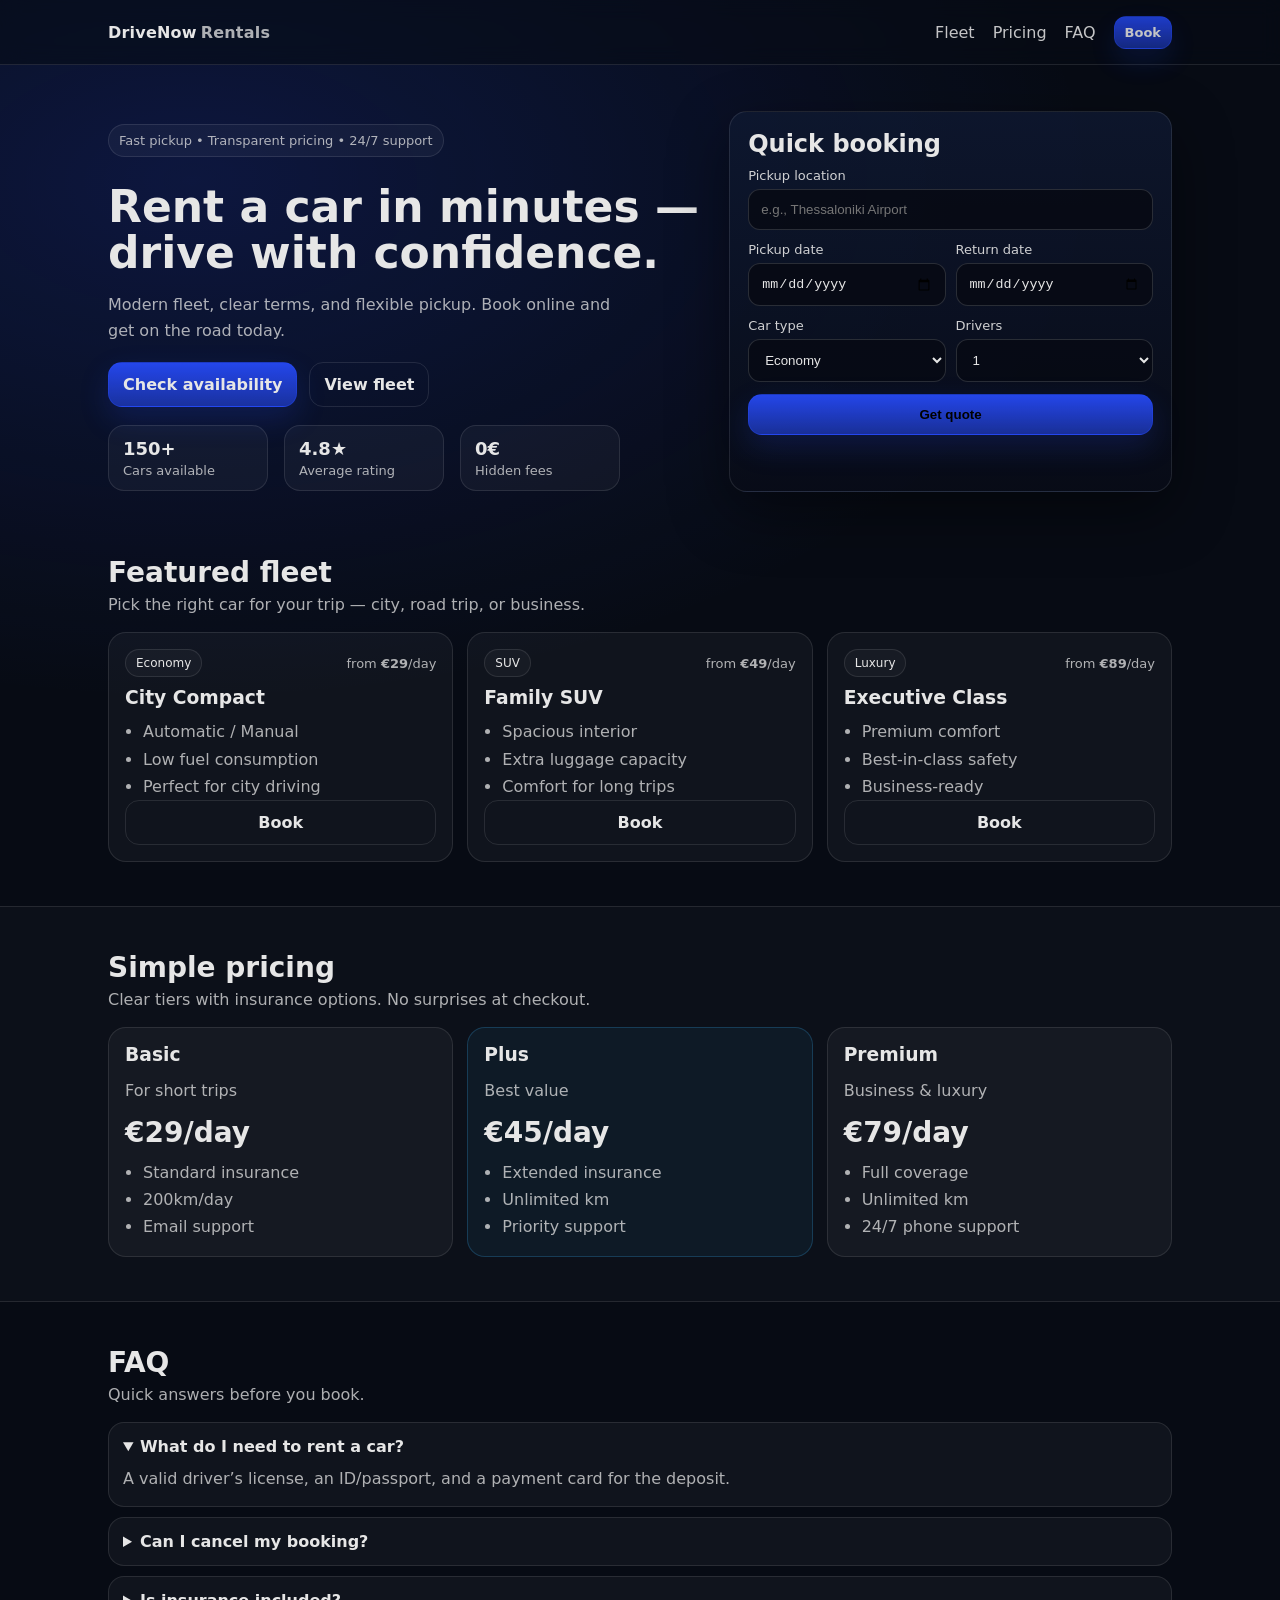
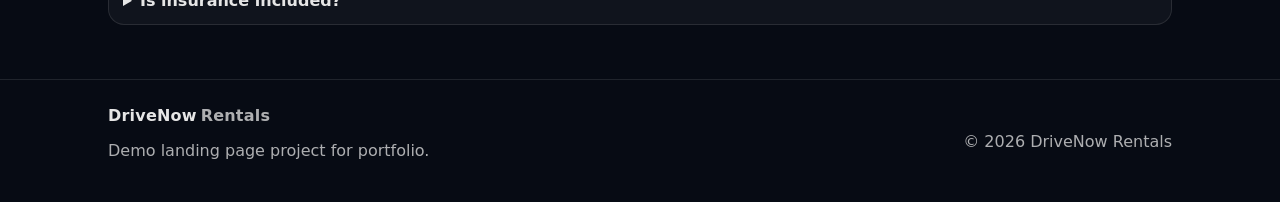
<file: driveplatform/index.html>
<!doctype html>
<html lang="en">
<head>
  <meta charset="utf-8" />
  <meta name="viewport" content="width=device-width, initial-scale=1" />
  <title>DriveNow Rentals</title>
  <link rel="stylesheet" href="style.css" />
</head>
<body>
  <header class="header">
    <div class="container nav">
      <div class="brand">DriveNow<span>Rentals</span></div>
      <nav class="menu">
        <a href="#fleet">Fleet</a>
        <a href="#pricing">Pricing</a>
        <a href="#faq">FAQ</a>
        <a class="btn btn-sm" href="#book">Book</a>
      </nav>
      <button class="burger" id="burger" aria-label="Open menu">☰</button>
    </div>
  </header>

  <main>
    <section class="hero">
      <div class="container hero-grid">
        <div class="hero-copy">
          <p class="badge">Fast pickup • Transparent pricing • 24/7 support</p>
          <h1>Rent a car in minutes — drive with confidence.</h1>
          <p class="sub">
            Modern fleet, clear terms, and flexible pickup. Book online and get on the road today.
          </p>

          <div class="hero-actions">
            <a class="btn" href="#book">Check availability</a>
            <a class="btn btn-ghost" href="#fleet">View fleet</a>
          </div>

          <div class="stats">
            <div class="stat">
              <div class="stat-num">150+</div>
              <div class="stat-label">Cars available</div>
            </div>
            <div class="stat">
              <div class="stat-num">4.8★</div>
              <div class="stat-label">Average rating</div>
            </div>
            <div class="stat">
              <div class="stat-num">0€</div>
              <div class="stat-label">Hidden fees</div>
            </div>
          </div>
        </div>

        <div class="hero-card" id="book">
          <h2>Quick booking</h2>
          <form id="bookingForm" class="form">
            <label>
              Pickup location
              <input required name="location" placeholder="e.g., Thessaloniki Airport" />
            </label>

            <div class="row">
              <label>
                Pickup date
                <input required type="date" name="pickupDate" />
              </label>
              <label>
                Return date
                <input required type="date" name="returnDate" />
              </label>
            </div>

            <div class="row">
              <label>
                Car type
                <select name="carType">
                  <option value="Economy">Economy</option>
                  <option value="Compact">Compact</option>
                  <option value="SUV">SUV</option>
                  <option value="Luxury">Luxury</option>
                </select>
              </label>
              <label>
                Drivers
                <select name="drivers">
                  <option>1</option>
                  <option>2</option>
                  <option>3+</option>
                </select>
              </label>
            </div>

            <button class="btn btn-full" type="submit">Get quote</button>
            <p class="mini" id="quoteOutput" aria-live="polite"></p>
          </form>
        </div>
      </div>
    </section>

    <section class="section" id="fleet">
      <div class="container">
        <div class="section-head">
          <h2>Featured fleet</h2>
          <p>Pick the right car for your trip — city, road trip, or business.</p>
        </div>

        <div class="grid">
          <article class="card">
            <div class="card-top">
              <div class="pill">Economy</div>
              <div class="price">from <b>€29</b>/day</div>
            </div>
            <h3>City Compact</h3>
            <ul>
              <li>Automatic / Manual</li>
              <li>Low fuel consumption</li>
              <li>Perfect for city driving</li>
            </ul>
            <a class="btn btn-ghost btn-full" href="#book">Book</a>
          </article>

          <article class="card">
            <div class="card-top">
              <div class="pill">SUV</div>
              <div class="price">from <b>€49</b>/day</div>
            </div>
            <h3>Family SUV</h3>
            <ul>
              <li>Spacious interior</li>
              <li>Extra luggage capacity</li>
              <li>Comfort for long trips</li>
            </ul>
            <a class="btn btn-ghost btn-full" href="#book">Book</a>
          </article>

          <article class="card">
            <div class="card-top">
              <div class="pill">Luxury</div>
              <div class="price">from <b>€89</b>/day</div>
            </div>
            <h3>Executive Class</h3>
            <ul>
              <li>Premium comfort</li>
              <li>Best-in-class safety</li>
              <li>Business-ready</li>
            </ul>
            <a class="btn btn-ghost btn-full" href="#book">Book</a>
          </article>
        </div>
      </div>
    </section>

    <section class="section alt" id="pricing">
      <div class="container">
        <div class="section-head">
          <h2>Simple pricing</h2>
          <p>Clear tiers with insurance options. No surprises at checkout.</p>
        </div>

        <div class="grid">
          <article class="card">
            <h3>Basic</h3>
            <p class="muted">For short trips</p>
            <div class="big">€29/day</div>
            <ul>
              <li>Standard insurance</li>
              <li>200km/day</li>
              <li>Email support</li>
            </ul>
          </article>

          <article class="card featured">
            <h3>Plus</h3>
            <p class="muted">Best value</p>
            <div class="big">€45/day</div>
            <ul>
              <li>Extended insurance</li>
              <li>Unlimited km</li>
              <li>Priority support</li>
            </ul>
          </article>

          <article class="card">
            <h3>Premium</h3>
            <p class="muted">Business & luxury</p>
            <div class="big">€79/day</div>
            <ul>
              <li>Full coverage</li>
              <li>Unlimited km</li>
              <li>24/7 phone support</li>
            </ul>
          </article>
        </div>
      </div>
    </section>

    <section class="section" id="faq">
      <div class="container">
        <div class="section-head">
          <h2>FAQ</h2>
          <p>Quick answers before you book.</p>
        </div>

        <div class="faq">
          <details open>
            <summary>What do I need to rent a car?</summary>
            <p>A valid driver’s license, an ID/passport, and a payment card for the deposit.</p>
          </details>
          <details>
            <summary>Can I cancel my booking?</summary>
            <p>Yes — free cancellation up to 24 hours before pickup.</p>
          </details>
          <details>
            <summary>Is insurance included?</summary>
            <p>Basic insurance is included. You can upgrade during booking.</p>
          </details>
        </div>
      </div>
    </section>
  </main>

  <footer class="footer">
    <div class="container foot">
      <div>
        <div class="brand">DriveNow<span>Rentals</span></div>
        <p class="muted">Demo landing page project for portfolio.</p>
      </div>
      <div class="muted">© <span id="year"></span> DriveNow Rentals</div>
    </div>
  </footer>

  <script src="javascript.js"></script>
</body>
</html>
</file>
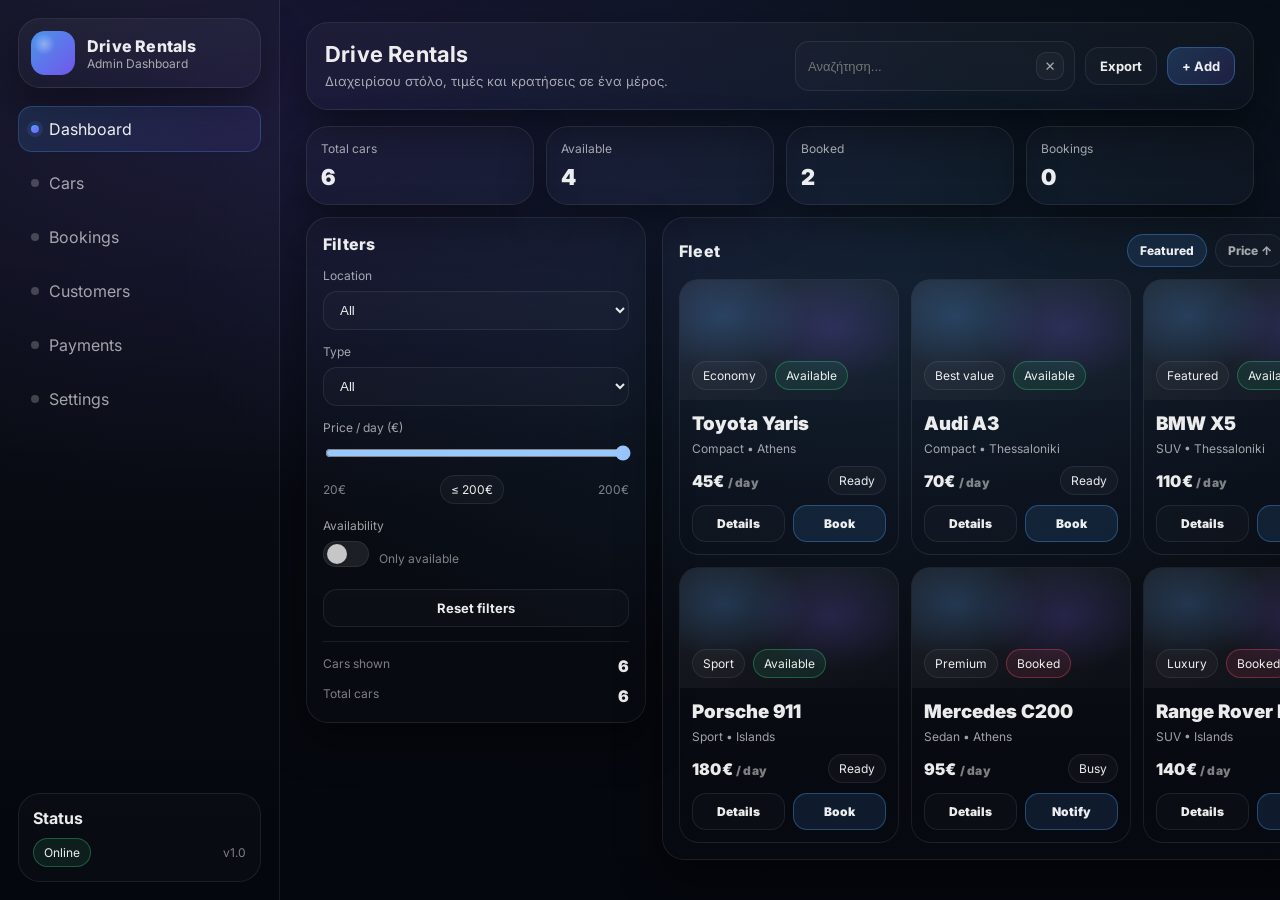
<file: driveplatform/admin/index1.html>
<!doctype html>
<html lang="el">
<head>
  <meta charset="utf-8" />
  <meta name="viewport" content="width=device-width,initial-scale=1" />
  <title>Drive Rentals — Admin</title>
  <link rel="preconnect" href="https://fonts.googleapis.com">
  <link rel="preconnect" href="https://fonts.gstatic.com" crossorigin>
  <link href="https://fonts.googleapis.com/css2?family=Inter:wght@400;500;600;700&display=swap" rel="stylesheet">
  <link rel="stylesheet" href="styles1.css" />
</head>
<body>
  <div class="app">
    <aside class="sidebar">
      <div class="brand">
        <div class="logo"></div>
        <div class="brand-text">
          <div class="brand-title">Drive Rentals</div>
          <div class="brand-sub">Admin Dashboard</div>
        </div>
      </div>

      <nav class="nav" id="nav">
        <a class="nav-item active" data-route="dashboard" href="#">
          <span class="dot"></span> Dashboard
        </a>
        <a class="nav-item" data-route="cars" href="#">
          <span class="dot"></span> Cars
        </a>
        <a class="nav-item" data-route="bookings" href="#">
          <span class="dot"></span> Bookings
        </a>
        <a class="nav-item" data-route="customers" href="#">
          <span class="dot"></span> Customers
        </a>
        <a class="nav-item" data-route="payments" href="#">
          <span class="dot"></span> Payments
        </a>
        <a class="nav-item" data-route="settings" href="#">
          <span class="dot"></span> Settings
        </a>
      </nav>

      <div class="sidebar-footer">
        <div class="mini-card">
          <div class="mini-title">Status</div>
          <div class="mini-row">
            <span class="pill ok">Online</span>
            <span class="mini-muted">v1.0</span>
          </div>
        </div>
      </div>
    </aside>

    <main class="main">
      <header class="topbar">
        <div class="top-left">
          <h1 id="pageTitle">Drive Rentals</h1>
          <p id="pageSubtitle">Διαχειρίσου στόλο, τιμές και κρατήσεις σε ένα μέρος.</p>
        </div>

        <div class="top-right">
          <div class="search">
            <input id="globalSearch" placeholder="Αναζήτηση..." />
            <button id="clearSearch" title="Καθαρισμός">✕</button>
          </div>
          <button class="btn secondary" id="exportBtn">Export</button>
          <button class="btn primary" id="primaryActionBtn">+ Add</button>
        </div>
      </header>

      <!-- εδώ αλλάζει η “σελίδα” -->
      <section id="viewRoot" class="view-root"></section>
    </main>
  </div>

  <!-- Modal -->
  <div class="modal-backdrop" id="modalBackdrop" aria-hidden="true">
    <div class="modal" role="dialog" aria-modal="true" aria-labelledby="modalTitle">
      <div class="modal-head">
        <div>
          <div id="modalTitle" class="modal-title">Modal</div>
          <div id="modalDesc" class="modal-desc">—</div>
        </div>
        <button class="icon-btn" id="modalClose">✕</button>
      </div>
      <div id="modalBody" class="modal-body"></div>
      <div class="modal-foot">
        <button class="btn secondary" id="modalCancel">Cancel</button>
        <button class="btn primary" id="modalOk">Save</button>
      </div>
    </div>
  </div>

  <script src="app1.js"></script>
</body>
</html>
</file>
<file: driveplatform/style.css>
:root{
  --bg:#070b14;
  --panel:#0b1220;
  --muted:rgba(230,230,230,.75);
  --text:#e6e6e6;
  --line:rgba(255,255,255,.10);
  --accent:rgba(39,76,255,.95);
  --accent2:rgba(62,180,255,.9);
  --shadow:0 20px 60px rgba(0,0,0,.45);
  --radius:18px;
  --container:1100px;
}

*{box-sizing:border-box}
html,body{margin:0;padding:0;font-family:ui-sans-serif,system-ui,-apple-system,Segoe UI,Roboto,Arial;background:radial-gradient(900px 520px at 15% 10%, rgba(39,76,255,.18), transparent), var(--bg);color:var(--text)}
a{color:inherit;text-decoration:none}
.container{max-width:var(--container);margin:0 auto;padding:0 18px}

.header{
  position:sticky;top:0;z-index:50;
  backdrop-filter: blur(10px);
  background:rgba(7,11,20,.55);
  border-bottom:1px solid var(--line);
}
.nav{display:flex;align-items:center;justify-content:space-between;height:64px}
.brand{font-weight:900;letter-spacing:.2px}
.brand span{opacity:.75;margin-left:4px}
.menu{display:flex;gap:18px;align-items:center}
.menu a{opacity:.85}
.menu a:hover{opacity:1}
.burger{display:none;border:1px solid var(--line);background:transparent;color:var(--text);border-radius:12px;padding:8px 10px;cursor:pointer}

.btn{
  display:inline-flex;align-items:center;justify-content:center;
  padding:12px 14px;border-radius:14px;
  border:1px solid rgba(39,76,255,.35);
  background:linear-gradient(180deg, rgba(39,76,255,.9), rgba(39,76,255,.55));
  box-shadow:0 12px 30px rgba(39,76,255,.18);
  font-weight:800;
}
.btn:hover{filter:brightness(1.05)}
.btn-sm{padding:8px 10px;border-radius:12px;font-size:13px}
.btn-ghost{
  background:transparent;
  border:1px solid var(--line);
  box-shadow:none;
}
.btn-full{width:100%}

.hero{padding:46px 0 20px}
.hero-grid{
  display:grid;
  grid-template-columns: 1.15fr .85fr;
  gap:22px;
  align-items:start;
}
.badge{
  display:inline-block;
  padding:8px 10px;
  border:1px solid var(--line);
  border-radius:999px;
  background:rgba(255,255,255,.04);
  color:var(--muted);
  font-size:13px;
}
h1{font-size:44px;line-height:1.05;margin:14px 0 10px}
.sub{color:var(--muted);max-width:52ch;font-size:16px;line-height:1.6}
.hero-actions{display:flex;gap:12px;margin:18px 0 18px}

.stats{display:flex;gap:16px;margin-top:14px;flex-wrap:wrap}
.stat{
  background:rgba(255,255,255,.04);
  border:1px solid var(--line);
  border-radius:16px;
  padding:12px 14px;
  min-width:160px;
}
.stat-num{font-weight:900;font-size:18px}
.stat-label{color:var(--muted);font-size:13px;margin-top:4px}

.hero-card{
  background:linear-gradient(180deg, rgba(14,24,48,.86), rgba(8,12,24,.86));
  border:1px solid var(--line);
  border-radius:var(--radius);
  padding:18px;
  box-shadow:var(--shadow);
}
.hero-card h2{margin:0 0 10px}
.form{display:flex;flex-direction:column;gap:12px}
label{display:flex;flex-direction:column;gap:6px;font-size:13px;color:rgba(230,230,230,.9)}
input,select{
  padding:12px 12px;border-radius:12px;
  border:1px solid rgba(255,255,255,.14);
  background:rgba(7,11,20,.9);
  color:var(--text);
  outline:none;
}
.row{display:grid;grid-template-columns:1fr 1fr;gap:10px}
.mini{margin:8px 0 0;color:var(--muted);font-size:13px;min-height:18px}

.section{padding:44px 0}
.section.alt{background:rgba(255,255,255,.02);border-top:1px solid var(--line);border-bottom:1px solid var(--line)}
.section-head{margin-bottom:18px}
.section-head h2{margin:0 0 6px;font-size:28px}
.section-head p{margin:0;color:var(--muted);max-width:70ch}

.grid{
  display:grid;
  grid-template-columns:repeat(3,minmax(0,1fr));
  gap:14px;
}
.card{
  background:rgba(255,255,255,.04);
  border:1px solid var(--line);
  border-radius:var(--radius);
  padding:16px;
}
.card-top{display:flex;align-items:center;justify-content:space-between;margin-bottom:10px}
.pill{font-size:12px;padding:6px 10px;border-radius:999px;border:1px solid var(--line);background:rgba(255,255,255,.03)}
.price{color:var(--muted);font-size:13px}
.card h3{margin:0 0 10px}
.card ul{margin:0;padding-left:18px;color:var(--muted);line-height:1.7}
.big{font-size:28px;font-weight:900;margin:10px 0}
.featured{border-color:rgba(62,180,255,.22);background:rgba(62,180,255,.06)}

.faq details{
  background:rgba(255,255,255,.04);
  border:1px solid var(--line);
  border-radius:16px;
  padding:14px 14px;
  margin-bottom:10px;
}
.faq summary{cursor:pointer;font-weight:800}
.faq p{margin:10px 0 0;color:var(--muted);line-height:1.6}

.footer{padding:26px 0;border-top:1px solid var(--line)}
.foot{display:flex;align-items:center;justify-content:space-between;gap:12px;flex-wrap:wrap}
.muted{color:var(--muted)}

@media (max-width: 900px){
  .hero-grid{grid-template-columns:1fr;gap:14px}
  h1{font-size:38px}
  .grid{grid-template-columns:1fr}
  .burger{display:inline-flex}
  .menu{display:none}
  .menu.open{
    display:flex;
    position:absolute;
    right:18px; top:64px;
    flex-direction:column;
    background:rgba(7,11,20,.95);
    border:1px solid var(--line);
    border-radius:16px;
    padding:12px;
    gap:10px;
    min-width:180px;
  }
}
</file>
<file: driveplatform/admin/styles1.css>
:root{
  --bg:#070B12;
  --bg2:#0B1020;
  --card:#0E1628;
  --card2:#0B1426;
  --stroke:rgba(255,255,255,.08);
  --text:rgba(255,255,255,.92);
  --muted:rgba(255,255,255,.62);
  --muted2:rgba(255,255,255,.48);
  --accent:#4DA3FF;
  --accent2:#7C5CFF;
  --ok:#35D07F;
  --warn:#FFB020;
  --danger:#FF4D6D;
  --shadow: 0 18px 45px rgba(0,0,0,.45);
  --radius:16px;
  --radius2:22px;
}

*{box-sizing:border-box}
html,body{height:100%}
body{
  margin:0;
  font-family:Inter, system-ui, -apple-system, Segoe UI, Roboto, Arial;
  background:
    radial-gradient(1200px 700px at 20% 10%, rgba(124,92,255,.16), transparent 60%),
    radial-gradient(1200px 700px at 70% 30%, rgba(77,163,255,.12), transparent 60%),
    linear-gradient(180deg, var(--bg) 0%, #05070E 100%);
  color:var(--text);
}

a{color:inherit;text-decoration:none}
button{font-family:inherit}

.app{
  height:100%;
  display:grid;
  grid-template-columns: 280px 1fr;
}

.sidebar{
  padding:18px;
  border-right:1px solid var(--stroke);
  background: linear-gradient(180deg, rgba(255,255,255,.02), rgba(255,255,255,.00));
  display:flex;
  flex-direction:column;
}

.brand{
  display:flex;
  gap:12px;
  align-items:center;
  padding:12px;
  border:1px solid var(--stroke);
  border-radius: var(--radius2);
  background: linear-gradient(180deg, rgba(255,255,255,.04), rgba(255,255,255,.01));
  box-shadow: var(--shadow);
}

.logo{
  width:44px;height:44px;border-radius:14px;
  background:
    radial-gradient(18px 18px at 30% 30%, rgba(255,255,255,.35), transparent 60%),
    linear-gradient(135deg, rgba(77,163,255,.9), rgba(124,92,255,.9));
}

.brand-title{font-weight:800; letter-spacing:.2px}
.brand-sub{font-size:12px;color:var(--muted)}

.nav{
  margin-top:18px;
  display:flex;
  flex-direction:column;
  gap:8px;
}
.nav-item{
  display:flex;
  align-items:center;
  gap:10px;
  padding:12px 12px;
  border-radius:14px;
  color:var(--muted);
  border:1px solid transparent;
}
.nav-item:hover{
  background:rgba(255,255,255,.03);
  border-color:var(--stroke);
  color:var(--text);
}
.nav-item.active{
  background: linear-gradient(135deg, rgba(77,163,255,.14), rgba(124,92,255,.10));
  border-color: rgba(77,163,255,.25);
  color:var(--text);
}
.dot{
  width:8px;height:8px;border-radius:99px;
  background:rgba(255,255,255,.22);
}
.nav-item.active .dot{
  background: linear-gradient(135deg, var(--accent), var(--accent2));
  box-shadow: 0 0 0 4px rgba(77,163,255,.12);
}

.sidebar-footer{
  margin-top:auto;
  padding-top:18px;
}
.mini-card{
  border:1px solid var(--stroke);
  border-radius: var(--radius2);
  padding:14px;
  background: rgba(255,255,255,.02);
}
.mini-title{font-weight:700; margin-bottom:10px}
.mini-row{display:flex; align-items:center; justify-content:space-between}
.mini-muted{color:var(--muted2); font-size:12px}

.pill{
  display:inline-flex;
  align-items:center;
  gap:8px;
  font-size:12px;
  padding:6px 10px;
  border-radius:999px;
  border:1px solid var(--stroke);
  color:var(--text);
  background: rgba(255,255,255,.03);
}
.pill.ok{border-color: rgba(53,208,127,.35); background: rgba(53,208,127,.10); color: rgba(255,255,255,.92)}
.pill.warn{border-color: rgba(255,176,32,.35); background: rgba(255,176,32,.10)}
.pill.danger{border-color: rgba(255,77,109,.35); background: rgba(255,77,109,.10)}

.main{
  padding:22px 26px 26px;
  overflow:auto;
}

.topbar{
  display:flex;
  align-items:flex-start;
  justify-content:space-between;
  gap:18px;
  padding:18px;
  border:1px solid var(--stroke);
  border-radius: var(--radius2);
  background: linear-gradient(180deg, rgba(255,255,255,.03), rgba(255,255,255,.01));
  box-shadow: var(--shadow);
}

.top-left h1{
  margin:0;
  font-size:22px;
  letter-spacing:.2px;
}
.top-left p{
  margin:6px 0 0;
  color:var(--muted);
  font-size:13px;
}

.top-right{
  display:flex;
  align-items:center;
  gap:10px;
  flex-wrap:wrap;
  justify-content:flex-end;
}

.search{
  display:flex;
  align-items:center;
  gap:8px;
  padding:10px 10px;
  border-radius:14px;
  border:1px solid var(--stroke);
  background: rgba(255,255,255,.02);
  min-width:280px;
}
.search input{
  flex:1;
  background:transparent;
  border:none;
  outline:none;
  color:var(--text);
  font-size:13px;
}
.search button{
  width:28px;height:28px;
  border-radius:10px;
  border:1px solid var(--stroke);
  background: rgba(255,255,255,.03);
  color:var(--muted);
  cursor:pointer;
}
.search button:hover{color:var(--text)}

.btn{
  border:none;
  border-radius:14px;
  padding:10px 14px;
  font-weight:700;
  font-size:13px;
  cursor:pointer;
  border:1px solid var(--stroke);
  background: rgba(255,255,255,.02);
  color:var(--text);
}
.btn.primary{
  border-color: rgba(77,163,255,.35);
  background: linear-gradient(135deg, rgba(77,163,255,.22), rgba(124,92,255,.16));
}
.btn.secondary:hover{background: rgba(255,255,255,.04)}
.btn.full{width:100%}

.view-root{ margin-top:16px; }

/* Dashboard blocks */
.kpis{
  display:grid;
  grid-template-columns: repeat(4, minmax(180px, 1fr));
  gap:12px;
}
.kpi{
  padding:14px;
  border:1px solid var(--stroke);
  border-radius: var(--radius2);
  background: rgba(255,255,255,.02);
  box-shadow: var(--shadow);
}
.kpi-label{color:var(--muted); font-size:12px}
.kpi-value{font-size:22px; font-weight:900; margin-top:8px}

.page-grid{
  margin-top:12px;
  display:grid;
  grid-template-columns: 340px 1fr;
  gap:16px;
  align-items:start;
}

.panel{
  border:1px solid var(--stroke);
  border-radius: var(--radius2);
  background: linear-gradient(180deg, rgba(255,255,255,.02), rgba(255,255,255,.01));
  box-shadow: var(--shadow);
  padding:16px;
}

.panel-title{
  font-weight:800;
  letter-spacing:.2px;
  margin-bottom:14px;
}

.field{margin-bottom:14px}
.field label{
  display:block;
  font-size:12px;
  color:var(--muted);
  margin-bottom:8px;
}
select, .input, .select{
  width:100%;
  background: rgba(255,255,255,.02);
  border:1px solid var(--stroke);
  color:var(--text);
  border-radius:14px;
  padding:10px 12px;
  outline:none;
}
.range input{width:100%}
.range-row{
  display:flex;align-items:center;justify-content:space-between;margin-top:10px
}
.muted{color:var(--muted2); font-size:12px}

.toggle-row{display:flex;align-items:center;gap:10px}
.switch{position:relative; display:inline-block; width:46px; height:26px}
.switch input{opacity:0;width:0;height:0}
.slider{
  position:absolute; cursor:pointer; inset:0;
  background: rgba(255,255,255,.08);
  border:1px solid var(--stroke);
  border-radius:999px;
  transition:.2s;
}
.slider:before{
  content:"";
  position:absolute; height:20px; width:20px; left:3px; top:2px;
  background: rgba(255,255,255,.75);
  border-radius:999px;
  transition:.2s;
}
.switch input:checked + .slider{
  background: rgba(77,163,255,.18);
  border-color: rgba(77,163,255,.35);
}
.switch input:checked + .slider:before{ transform: translateX(20px); background: white}

.divider{
  height:1px;
  background: var(--stroke);
  margin:14px 0;
}

/* Cards grid (Dashboard fleet) */
.cards-header{
  display:flex;
  align-items:center;
  justify-content:space-between;
  gap:12px;
  margin-bottom:12px;
}
.tabs{display:flex; gap:8px; flex-wrap:wrap}
.tab{
  padding:8px 12px;
  border-radius:999px;
  border:1px solid var(--stroke);
  background: rgba(255,255,255,.02);
  color:var(--muted);
  cursor:pointer;
  font-weight:800;
  font-size:12px;
}
.tab.active{
  color:var(--text);
  border-color: rgba(77,163,255,.35);
  background: rgba(77,163,255,.12);
}

.cards-grid{
  display:grid;
  grid-template-columns: repeat(3, minmax(220px, 1fr));
  gap:12px;
}

.card{
  border:1px solid var(--stroke);
  border-radius: 20px;
  background: linear-gradient(180deg, rgba(255,255,255,.02), rgba(255,255,255,.00));
  overflow:hidden;
}
.card-media{
  height:120px;
  background:
    radial-gradient(140px 90px at 20% 30%, rgba(77,163,255,.20), transparent 60%),
    radial-gradient(140px 90px at 70% 40%, rgba(124,92,255,.18), transparent 60%),
    linear-gradient(135deg, rgba(255,255,255,.06), rgba(255,255,255,.01));
  display:flex;
  align-items:flex-end;
  padding:10px 12px;
}
.badges{display:flex;gap:8px;flex-wrap:wrap}

.card-body{ padding:12px; }
.card-title{ font-weight:900; margin:0 0 6px; }
.card-sub{ color:var(--muted); font-size:12px; margin:0 0 10px; }
.card-row{ display:flex; align-items:center; justify-content:space-between; gap:10px; }
.price{ font-weight:900; letter-spacing:.2px; }
.card-actions{ display:flex; gap:8px; margin-top:10px; }
.small-btn{
  flex:1;
  border-radius:14px;
  padding:10px 10px;
  border:1px solid var(--stroke);
  background: rgba(255,255,255,.02);
  color:var(--text);
  cursor:pointer;
  font-weight:900;
  font-size:12px;
}
.small-btn.primary{
  border-color: rgba(77,163,255,.35);
  background: rgba(77,163,255,.12);
}
.small-btn:hover{background: rgba(255,255,255,.04)}

/* Tables */
.table{
  width:100%;
  border-collapse:separate;
  border-spacing:0 10px;
}
.table th{
  color:var(--muted);
  font-size:12px;
  font-weight:800;
  text-align:left;
  padding:10px 12px;
}
.table td{
  padding:12px;
  border-top:1px solid var(--stroke);
  border-bottom:1px solid var(--stroke);
  background: rgba(255,255,255,.02);
}
.table td:first-child{
  border-left:1px solid var(--stroke);
  border-top-left-radius:16px;
  border-bottom-left-radius:16px
}
.table td:last-child{
  border-right:1px solid var(--stroke);
  border-top-right-radius:16px;
  border-bottom-right-radius:16px
}
.row-actions{display:flex; gap:8px; justify-content:flex-end}

.badge{
  display:inline-flex; align-items:center;
  padding:6px 10px; border-radius:999px;
  border:1px solid var(--stroke);
  background: rgba(255,255,255,.03);
  font-size:12px; font-weight:900;
}
.badge.ok{border-color: rgba(53,208,127,.35); background: rgba(53,208,127,.10)}
.badge.danger{border-color: rgba(255,77,109,.35); background: rgba(255,77,109,.10)}
.badge.warn{border-color: rgba(255,176,32,.35); background: rgba(255,176,32,.10)}

.help{color:var(--muted); font-size:12px}
.icon-btn{
  width:36px;height:36px;
  border-radius:12px;
  border:1px solid var(--stroke);
  background: rgba(255,255,255,.02);
  color:var(--muted);
  cursor:pointer;
}
.icon-btn:hover{color:var(--text); background: rgba(255,255,255,.04)}

/* Modal */
.modal-backdrop{
  position:fixed; inset:0;
  background: rgba(0,0,0,.55);
  display:none;
  align-items:center;
  justify-content:center;
  padding:18px;
}
.modal-backdrop.show{display:flex}
.modal{
  width:min(680px, 100%);
  border-radius:22px;
  border:1px solid var(--stroke);
  background: linear-gradient(180deg, rgba(255,255,255,.04), rgba(255,255,255,.01));
  box-shadow: 0 26px 70px rgba(0,0,0,.55);
}
.modal-head{
  display:flex; align-items:flex-start; justify-content:space-between;
  gap:12px; padding:16px;
  border-bottom:1px solid var(--stroke);
}
.modal-title{font-weight:900}
.modal-desc{color:var(--muted); font-size:12px; margin-top:6px}
.modal-body{padding:16px}
.modal-foot{
  display:flex; gap:10px; justify-content:flex-end;
  padding:16px;
  border-top:1px solid var(--stroke);
}

/* Responsive */
@media (max-width: 1180px){
  .cards-grid{grid-template-columns: repeat(2, minmax(220px, 1fr));}
  .kpis{grid-template-columns: repeat(2, minmax(180px, 1fr));}
}
@media (max-width: 980px){
  .app{grid-template-columns: 1fr}
  .sidebar{display:none}
  .page-grid{grid-template-columns:1fr}
  .search{min-width:220px}
}
@media (max-width: 520px){
  .cards-grid{grid-template-columns: 1fr;}
  .topbar{flex-direction:column; align-items:stretch}
  .top-right{justify-content:flex-start}
  .kpis{grid-template-columns:1fr}
}

/* Force dark controls in supported browsers */
:root{
  color-scheme: dark;
}

/* Make dropdown options dark (works in many browsers) */
select option{
  background-color: #0B1020;
  color: rgba(255,255,255,.92);
}
select optgroup{
  background-color: #0B1020;
  color: rgba(255,255,255,.92);
}
</file>
